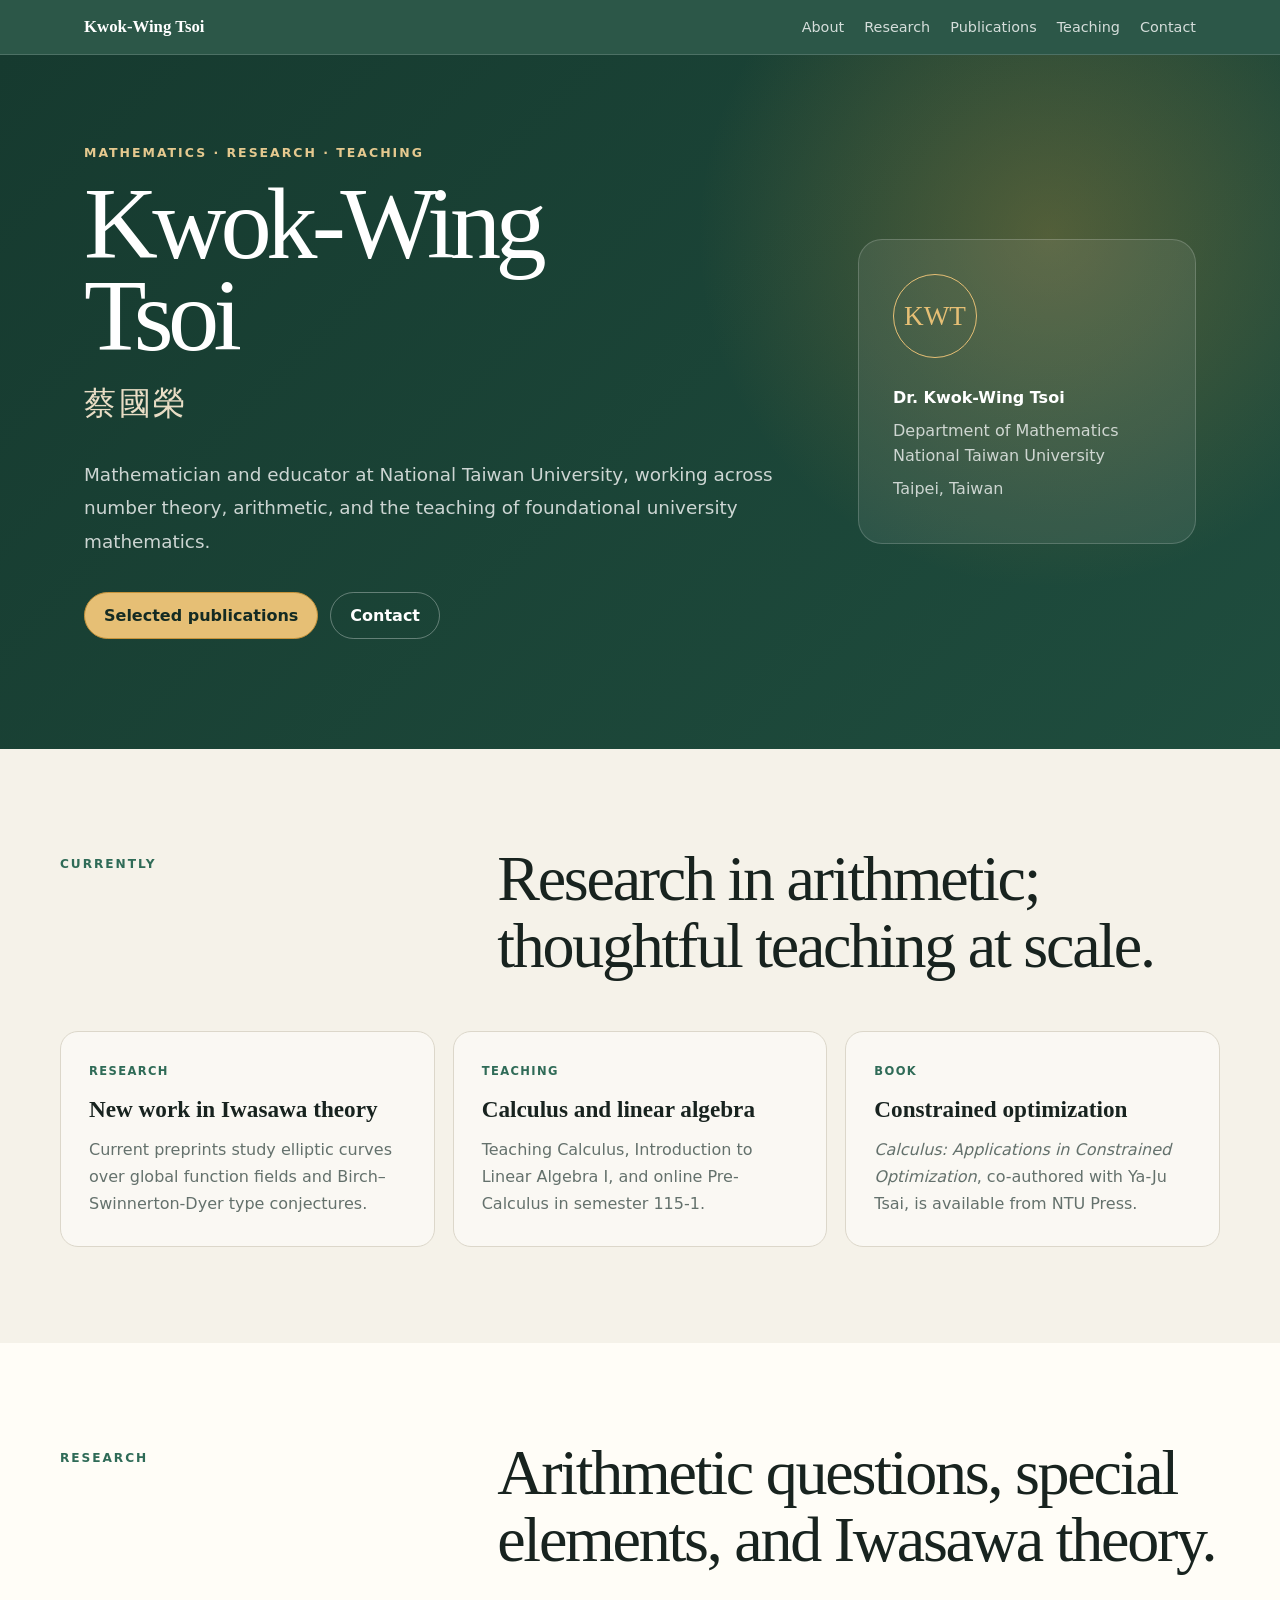
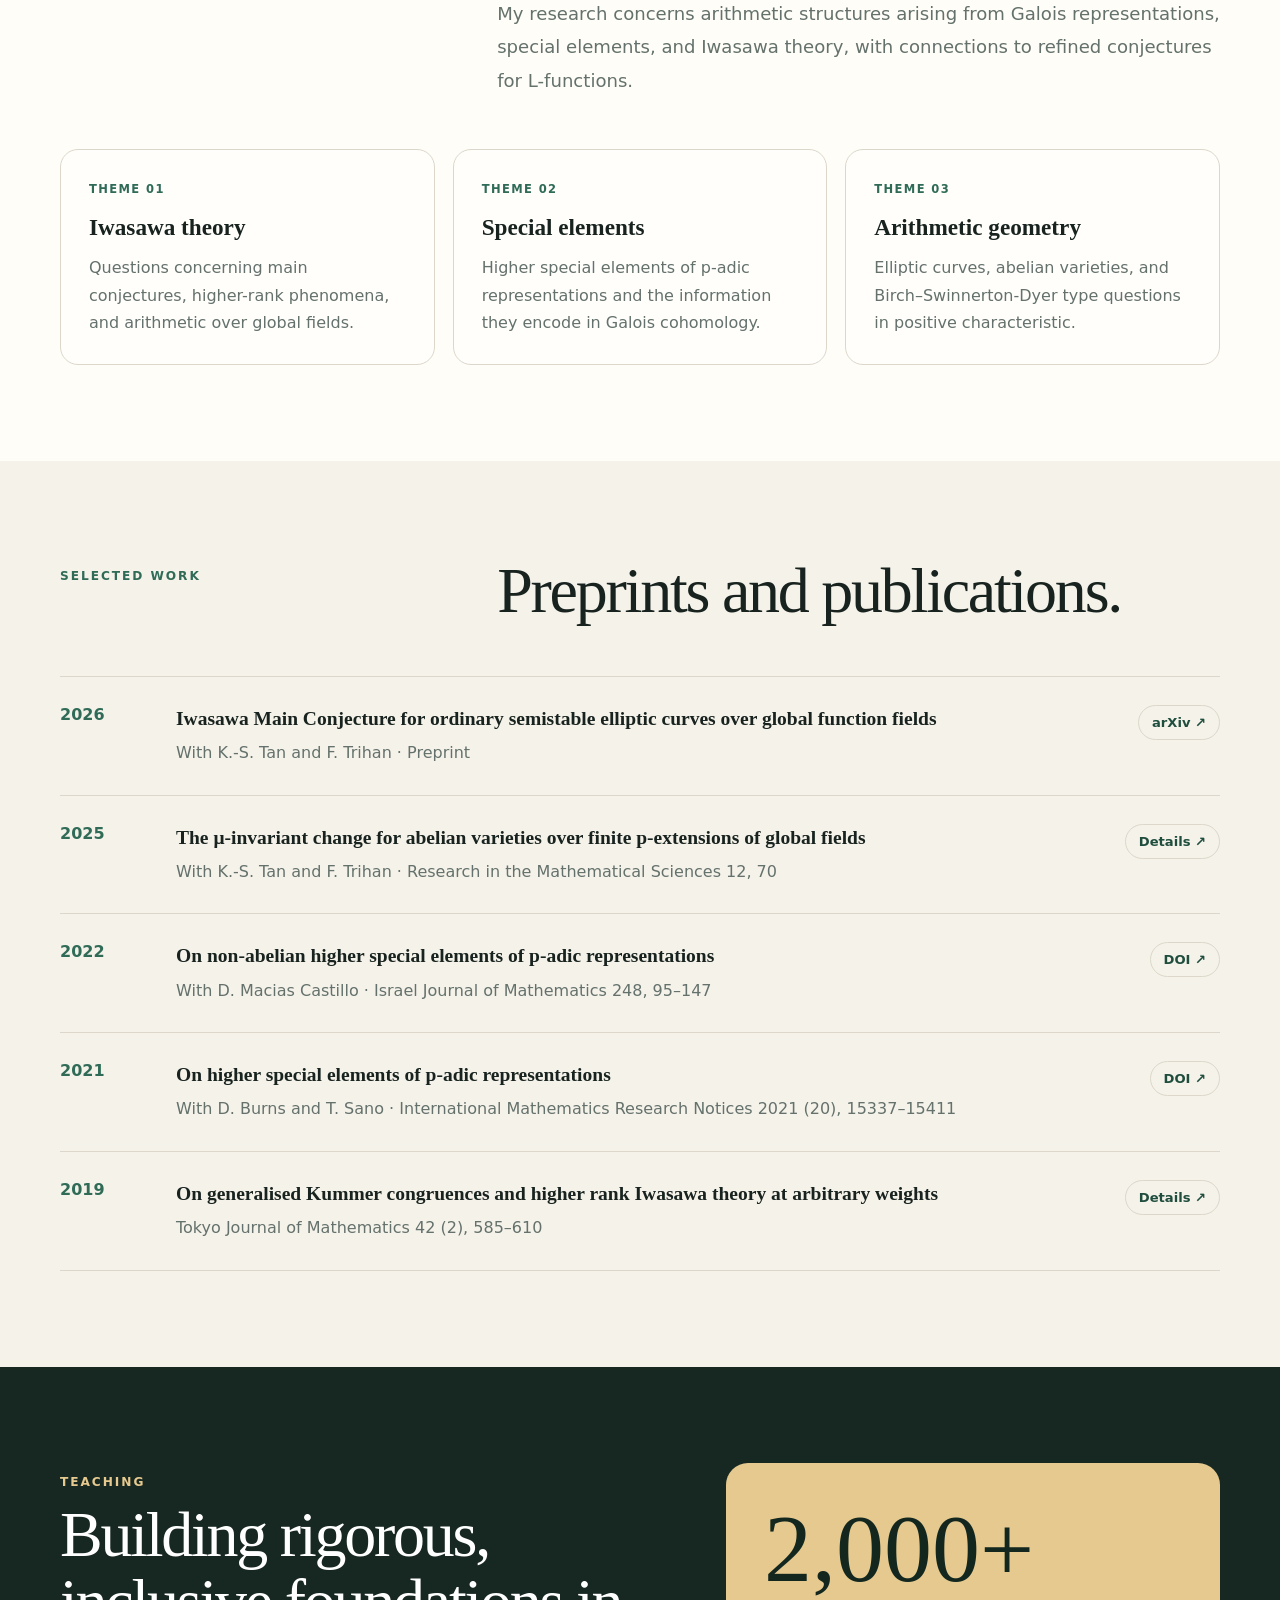
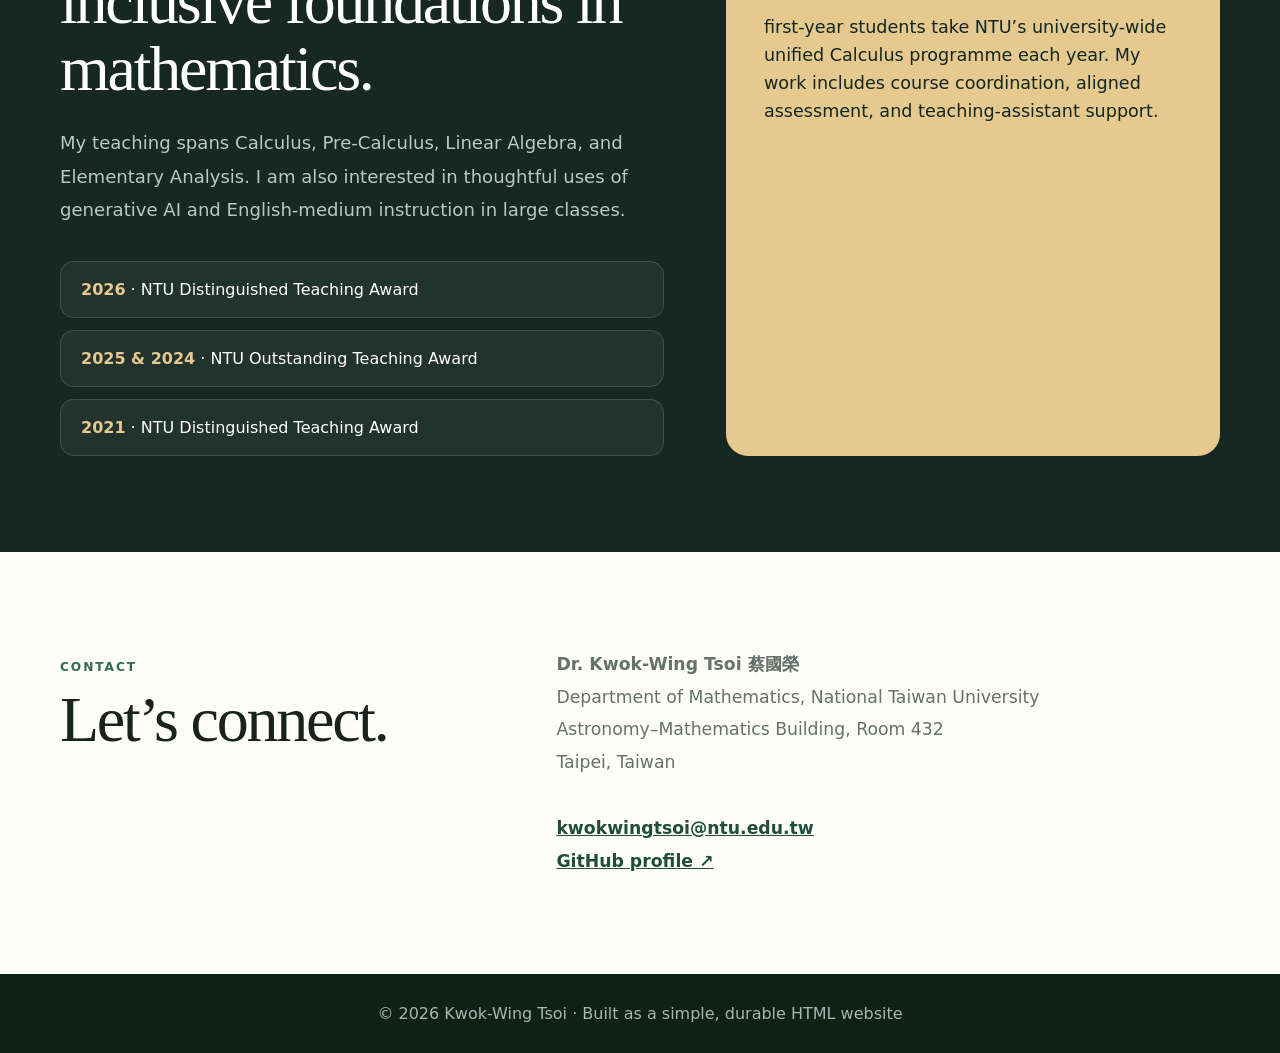
<file: index.html>
<!doctype html>
<html lang="en">
  <head>
    <meta charset="UTF-8" />
    <meta name="viewport" content="width=device-width, initial-scale=1" />
    <meta
      name="description"
      content="Research, teaching, and publications of Dr. Kwok-Wing Tsoi (蔡國榮), Department of Mathematics, National Taiwan University."
    />
    <title>Kwok-Wing Tsoi 蔡國榮 | Mathematics</title>
    <link rel="stylesheet" href="style.css" />
  </head>

  <body>
    <!-- NAVIGATION: The links jump to the named sections below. -->
    <header class="site-header">
      <nav class="nav" aria-label="Main navigation">
        <a class="brand" href="#top">Kwok-Wing Tsoi</a>
        <div class="nav-links">
          <a href="#about">About</a>
          <a href="#research">Research</a>
          <a href="#publications">Publications</a>
          <a href="#teaching">Teaching</a>
          <a href="#contact">Contact</a>
        </div>
      </nav>
    </header>

    <main id="top">
      <!-- ============================================================
           EDIT 1: NAME, MAIN INTRODUCTION, AND AFFILIATION
           ============================================================ -->
      <section class="hero">
        <div class="hero-inner">
          <div>
            <p class="kicker">Mathematics · Research · Teaching</p>
            <h1>Kwok-Wing<br />Tsoi</h1>
            <span class="chinese-name">蔡國榮</span>

            <p class="hero-copy">
              Mathematician and educator at National Taiwan University, working
              across number theory, arithmetic, and the teaching of foundational
              university mathematics.
            </p>

            <div class="actions">
              <a class="button primary" href="#publications">
                Selected publications
              </a>
              <a class="button" href="#contact">Contact</a>
            </div>
          </div>

          <aside class="identity-card" aria-label="Professional information">
            <div class="monogram">KWT</div>
            <p><strong>Dr. Kwok-Wing Tsoi</strong></p>
            <p>
              Department of Mathematics<br />
              National Taiwan University
            </p>
            <p>Taipei, Taiwan</p>
          </aside>
        </div>
      </section>

      <!-- ============================================================
           EDIT 2: THREE CURRENT NEWS CARDS
           ============================================================ -->
      <section class="section" id="about">
        <div class="section-inner">
          <div class="section-head">
            <p class="section-label">Currently</p>
            <h2>Research in arithmetic; thoughtful teaching at scale.</h2>
          </div>

          <div class="news-grid">
            <article class="news-card">
              <span class="card-tag">Research</span>
              <h3>New work in Iwasawa theory</h3>
              <p>
                Current preprints study elliptic curves over global function
                fields and Birch–Swinnerton-Dyer type conjectures.
              </p>
            </article>

            <article class="news-card">
              <span class="card-tag">Teaching</span>
              <h3>Calculus and linear algebra</h3>
              <p>
                Teaching Calculus, Introduction to Linear Algebra I, and online
                Pre-Calculus in semester 115-1.
              </p>
            </article>

            <article class="news-card">
              <span class="card-tag">Book</span>
              <h3>Constrained optimization</h3>
              <p>
                <em>Calculus: Applications in Constrained Optimization</em>,
                co-authored with Ya-Ju Tsai, is available from NTU Press.
              </p>
            </article>
          </div>
        </div>
      </section>

      <!-- ============================================================
           EDIT 3: RESEARCH SUMMARY AND THREE THEMES
           ============================================================ -->
      <section class="section white" id="research">
        <div class="section-inner">
          <div class="section-head">
            <p class="section-label">Research</p>
            <div>
              <h2>Arithmetic questions, special elements, and Iwasawa theory.</h2>
              <p class="lead lead-spaced">
                My research concerns arithmetic structures arising from Galois
                representations, special elements, and Iwasawa theory, with
                connections to refined conjectures for L-functions.
              </p>
            </div>
          </div>

          <div class="research-grid">
            <article class="research-card">
              <span class="card-tag">Theme 01</span>
              <h3>Iwasawa theory</h3>
              <p>
                Questions concerning main conjectures, higher-rank phenomena,
                and arithmetic over global fields.
              </p>
            </article>

            <article class="research-card">
              <span class="card-tag">Theme 02</span>
              <h3>Special elements</h3>
              <p>
                Higher special elements of p-adic representations and the
                information they encode in Galois cohomology.
              </p>
            </article>

            <article class="research-card">
              <span class="card-tag">Theme 03</span>
              <h3>Arithmetic geometry</h3>
              <p>
                Elliptic curves, abelian varieties, and Birch–Swinnerton-Dyer
                type questions in positive characteristic.
              </p>
            </article>
          </div>
        </div>
      </section>

      <!-- ============================================================
           EDIT 4: PUBLICATIONS

           Each paper is one <article> block with:
           - year
           - title
           - authors/journal
           - PDF, DOI, or Details link
           ============================================================ -->
      <section class="section" id="publications">
        <div class="section-inner">
          <div class="section-head">
            <p class="section-label">Selected work</p>
            <h2>Preprints and publications.</h2>
          </div>

          <div class="publication-list">
            <!-- PUBLICATION: Copy this whole block to add another paper. -->
            <article class="publication">
              <span class="year">2026</span>
              <div>
                <h3>
                  Iwasawa Main Conjecture for ordinary semistable elliptic
                  curves over global function fields
                </h3>
                <p>With K.-S. Tan and F. Trihan · Preprint</p>
              </div>
              <a class="paper-link" href="https://arxiv.org/abs/2603.11615">
                arXiv ↗
              </a>
            </article>

            <article class="publication">
              <span class="year">2025</span>
              <div>
                <h3>
                  The μ-invariant change for abelian varieties over finite
                  p-extensions of global fields
                </h3>
                <p>
                  With K.-S. Tan and F. Trihan · Research in the Mathematical
                  Sciences 12, 70
                </p>
              </div>
              <a
                class="paper-link"
                href="https://sites.google.com/site/tsoighaleo/research"
              >
                Details ↗
              </a>
            </article>

            <article class="publication">
              <span class="year">2022</span>
              <div>
                <h3>
                  On non-abelian higher special elements of p-adic
                  representations
                </h3>
                <p>
                  With D. Macias Castillo · Israel Journal of Mathematics 248,
                  95–147
                </p>
              </div>
              <a
                class="paper-link"
                href="https://doi.org/10.1007/s11856-022-2296-4"
              >
                DOI ↗
              </a>
            </article>

            <article class="publication">
              <span class="year">2021</span>
              <div>
                <h3>On higher special elements of p-adic representations</h3>
                <p>
                  With D. Burns and T. Sano · International Mathematics Research
                  Notices 2021 (20), 15337–15411
                </p>
              </div>
              <a
                class="paper-link"
                href="https://doi.org/10.1093/imrn/rnz378"
              >
                DOI ↗
              </a>
            </article>

            <article class="publication">
              <span class="year">2019</span>
              <div>
                <h3>
                  On generalised Kummer congruences and higher rank Iwasawa
                  theory at arbitrary weights
                </h3>
                <p>Tokyo Journal of Mathematics 42 (2), 585–610</p>
              </div>
              <a
                class="paper-link"
                href="https://sites.google.com/site/tsoighaleo/research"
              >
                Details ↗
              </a>
            </article>
          </div>
        </div>
      </section>

      <!-- ============================================================
           EDIT 5: TEACHING SUMMARY, AWARDS, AND STUDENT NUMBER
           ============================================================ -->
      <section class="section dark" id="teaching">
        <div class="section-inner teaching-layout">
          <div>
            <p class="section-label">Teaching</p>
            <h2>Building rigorous, inclusive foundations in mathematics.</h2>
            <p class="lead lead-spaced">
              My teaching spans Calculus, Pre-Calculus, Linear Algebra, and
              Elementary Analysis. I am also interested in thoughtful uses of
              generative AI and English-medium instruction in large classes.
            </p>

            <div class="award-list">
              <div class="award">
                <strong>2026</strong> · NTU Distinguished Teaching Award
              </div>
              <div class="award">
                <strong>2025 & 2024</strong> · NTU Outstanding Teaching Award
              </div>
              <div class="award">
                <strong>2021</strong> · NTU Distinguished Teaching Award
              </div>
            </div>
          </div>

          <aside class="stat">
            <span class="stat-number">2,000+</span>
            <p>
              first-year students take NTU’s university-wide unified Calculus
              programme each year. My work includes course coordination, aligned
              assessment, and teaching-assistant support.
            </p>
          </aside>
        </div>
      </section>

      <!-- ============================================================
           EDIT 6: CONTACT DETAILS
           ============================================================ -->
      <section class="section white" id="contact">
        <div class="section-inner contact">
          <div>
            <p class="section-label">Contact</p>
            <h2>Let’s connect.</h2>
          </div>

          <address>
            <strong>Dr. Kwok-Wing Tsoi 蔡國榮</strong><br />
            Department of Mathematics, National Taiwan University<br />
            Astronomy–Mathematics Building, Room 432<br />
            Taipei, Taiwan<br /><br />
            <a href="mailto:kwokwingtsoi@ntu.edu.tw">
              kwokwingtsoi@ntu.edu.tw
            </a>
            <br />
            <a href="https://github.com/kwokwingtsoi">GitHub profile ↗</a>
          </address>
        </div>
      </section>
    </main>

    <footer>
      © 2026 Kwok-Wing Tsoi · Built as a simple, durable HTML website
    </footer>
  </body>
</html>
</file>
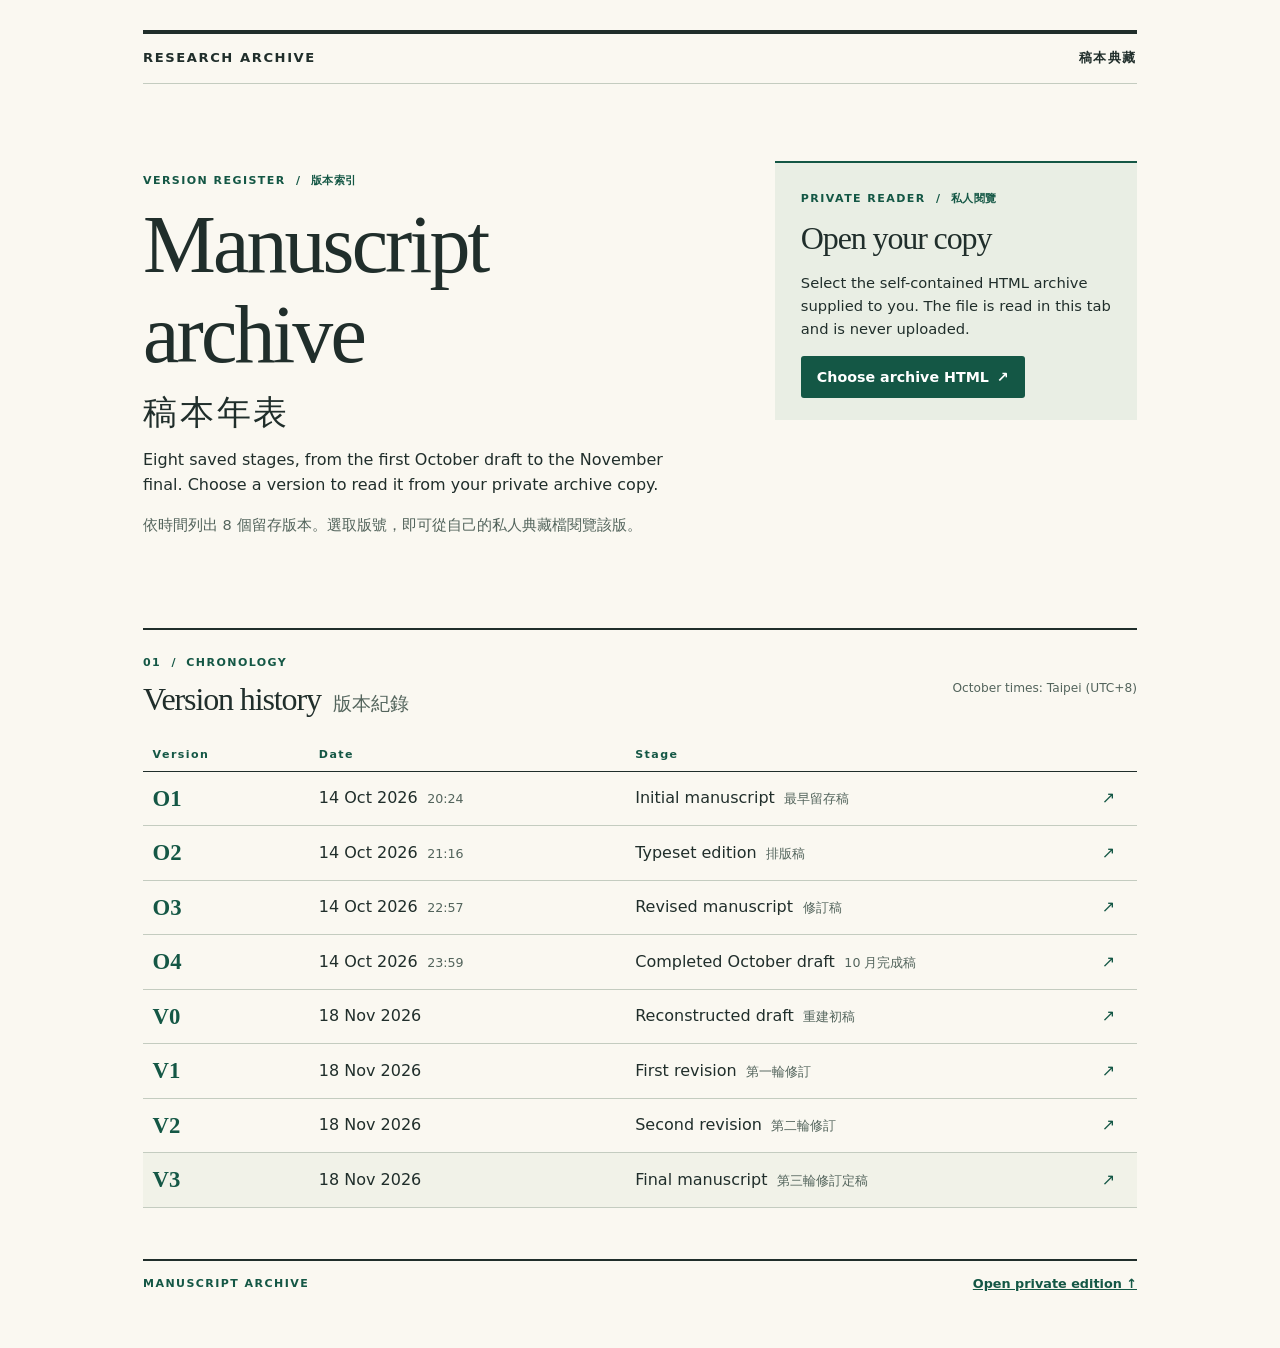
<file: manuscript-archive/index.html>
<!doctype html><html lang="en"><head><meta charset="utf-8"><meta name="viewport" content="width=device-width,initial-scale=1"><meta name="referrer" content="no-referrer"><meta name="color-scheme" content="light"><meta http-equiv="Content-Security-Policy" content="default-src 'none'; script-src 'self' 'unsafe-inline'; style-src 'self' 'unsafe-inline'; img-src data: blob:; frame-src 'self' blob:; connect-src 'none'; object-src 'none'; base-uri 'none'; form-action 'none'"><title>Manuscript archive · Version register</title><link rel="stylesheet" href="./reader.css"><script src="./reader.js" defer></script></head>
<body><main id="register"><header class="mast"><span>RESEARCH ARCHIVE</span><span lang="zh-Hant">稿本典藏</span></header>
<div class="intro"><div><p class="eyebrow">VERSION REGISTER <span>/</span> <span lang="zh-Hant">版本索引</span></p><h1>Manuscript archive<span lang="zh-Hant">稿本年表</span></h1><p>Eight saved stages, from the first October draft to the November final. Choose a version to read it from your private archive copy.</p><p class="sub" lang="zh-Hant">依時間列出 8 個留存版本。選取版號，即可從自己的私人典藏檔閱覽該版。</p></div>
<aside class="reader-card" id="open"><b class="eyebrow">PRIVATE READER <span>/</span> <span lang="zh-Hant">私人閱覽</span></b><h2>Open your copy</h2><p>Select the self-contained HTML archive supplied to you. The file is read in this tab and is never uploaded.</p><label id="pick-label" for="edition">Choose archive HTML <span aria-hidden="true">↗</span></label><input id="edition" type="file" accept=".html,.htm,text/html" aria-label="Choose a private archive HTML file"><span id="message" role="status" aria-live="polite"></span></aside></div>
<section aria-labelledby="dates"><div class="section-head"><div><p class="eyebrow">01 <span>/</span> CHRONOLOGY</p><h2 id="dates">Version history <small lang="zh-Hant">版本紀錄</small></h2></div><span class="zone">October times: Taipei (UTC+8)</span></div>
<div class="grid-head" aria-hidden="true"><span>Version</span><span>Date</span><span>Stage</span><span></span></div>
<div id="entries">
<a data-stage="O1" class="entry" href="#open"><b>O1</b><time datetime="2026-10-14T20:24:00+08:00">14 Oct 2026 <small>20:24</small></time><span>Initial manuscript <small lang="zh-Hant">最早留存稿</small></span><i aria-hidden="true">↗</i></a>
<a data-stage="O2" class="entry" href="#open"><b>O2</b><time datetime="2026-10-14T21:16:00+08:00">14 Oct 2026 <small>21:16</small></time><span>Typeset edition <small lang="zh-Hant">排版稿</small></span><i aria-hidden="true">↗</i></a>
<a data-stage="O3" class="entry" href="#open"><b>O3</b><time datetime="2026-10-14T22:57:00+08:00">14 Oct 2026 <small>22:57</small></time><span>Revised manuscript <small lang="zh-Hant">修訂稿</small></span><i aria-hidden="true">↗</i></a>
<a data-stage="O4" class="entry" href="#open"><b>O4</b><time datetime="2026-10-14T23:59:00+08:00">14 Oct 2026 <small>23:59</small></time><span>Completed October draft <small lang="zh-Hant">10 月完成稿</small></span><i aria-hidden="true">↗</i></a>
<a data-stage="V0" class="entry" href="#open"><b>V0</b><time datetime="2026-11-18">18 Nov 2026</time><span>Reconstructed draft <small lang="zh-Hant">重建初稿</small></span><i aria-hidden="true">↗</i></a>
<a data-stage="V1" class="entry" href="#open"><b>V1</b><time datetime="2026-11-18">18 Nov 2026</time><span>First revision <small lang="zh-Hant">第一輪修訂</small></span><i aria-hidden="true">↗</i></a>
<a data-stage="V2" class="entry" href="#open"><b>V2</b><time datetime="2026-11-18">18 Nov 2026</time><span>Second revision <small lang="zh-Hant">第二輪修訂</small></span><i aria-hidden="true">↗</i></a>
<a data-stage="V3" class="entry latest" href="#open"><b>V3</b><time datetime="2026-11-18">18 Nov 2026</time><span>Final manuscript <small lang="zh-Hant">第三輪修訂定稿</small></span><i aria-hidden="true">↗</i></a>
</div></section><footer><span>MANUSCRIPT ARCHIVE</span><a href="#open">Open private edition ↑</a></footer><noscript>The dates are available without JavaScript. Open your private HTML file directly to read the documents.</noscript></main>
<div id="reading" hidden><div class="bar"><b>Private reading room</b><span id="open-label" aria-live="polite"></span><button id="close" type="button">Return to index <span aria-hidden="true">↩</span></button></div><iframe title="Private manuscript edition from your device" id="private" sandbox="allow-scripts allow-downloads" referrerpolicy="no-referrer"></iframe></div></body></html>
</file>
<file: style.css>
/*
  WEBSITE DESIGN
  Most routine updates do not require editing this file.
  To change the main colours, edit only the values in :root below.
*/

:root {
  --ink: #18231f;
  --muted: #64716c;
  --paper: #f5f2e9;
  --card: #fffdf7;
  --green: #1f4d3e;
  --green-2: #2f6b57;
  --gold: #c6933b;
  --line: #dcd7ca;
  font-family: Inter, ui-sans-serif, system-ui, -apple-system,
    BlinkMacSystemFont, "Segoe UI", sans-serif;
  color: var(--ink);
  background: var(--paper);
}

* { box-sizing: border-box; }
html { scroll-behavior: smooth; }
body { margin: 0; }
a { color: inherit; }

/* Top navigation */
.site-header {
  position: sticky;
  top: 0;
  z-index: 10;
  border-bottom: 1px solid rgb(255 255 255 / 16%);
  color: white;
  background: rgb(31 77 62 / 94%);
  backdrop-filter: blur(12px);
}

.nav {
  display: flex;
  align-items: center;
  justify-content: space-between;
  max-width: 1160px;
  margin: auto;
  padding: 17px 24px;
}

.brand { font-family: Georgia, serif; font-size: 1.05rem; font-weight: 700; text-decoration: none; }
.nav-links { display: flex; flex-wrap: wrap; gap: 20px; }
.nav-links a { color: rgb(255 255 255 / 80%); font-size: .9rem; text-decoration: none; }
.nav-links a:hover, .nav-links a:focus-visible { color: white; }

/* Opening section */
.hero {
  color: white;
  background:
    radial-gradient(circle at 82% 26%, rgb(198 147 59 / 32%), transparent 22rem),
    linear-gradient(135deg, #163a2f, var(--green));
}

.hero-inner {
  display: grid;
  grid-template-columns: minmax(0, 1.35fr) minmax(260px, .65fr);
  gap: 72px;
  align-items: center;
  max-width: 1160px;
  min-height: 620px;
  margin: auto;
  padding: 90px 24px 110px;
}

.kicker { margin: 0 0 18px; color: #e5c98f; font-size: .78rem; font-weight: 800; letter-spacing: .16em; text-transform: uppercase; }
h1, h2, h3 { font-family: Georgia, "Times New Roman", serif; }

h1 {
  margin: 0;
  font-size: clamp(3.4rem, 8vw, 7rem);
  font-weight: 500;
  line-height: .9;
  letter-spacing: -.055em;
}

.chinese-name { display: block; margin-top: 20px; color: #e9ddc5; font-size: clamp(1.4rem, 3vw, 2rem); letter-spacing: .08em; }
.hero-copy { max-width: 690px; margin: 32px 0 0; color: rgb(255 255 255 / 78%); font-size: 1.15rem; line-height: 1.8; }
.actions { display: flex; flex-wrap: wrap; gap: 12px; margin-top: 34px; }

.button {
  display: inline-block;
  padding: 13px 19px;
  border: 1px solid rgb(255 255 255 / 32%);
  border-radius: 999px;
  font-weight: 750;
  text-decoration: none;
}

.button.primary { border-color: var(--gold); color: #142b23; background: #e6bf75; }
.button:hover, .button:focus-visible { transform: translateY(-2px); }

.identity-card { padding: 34px; border: 1px solid rgb(255 255 255 / 18%); border-radius: 24px; background: rgb(255 255 255 / 8%); }
.monogram { display: grid; place-items: center; width: 84px; aspect-ratio: 1; margin-bottom: 28px; border: 1px solid #e6bf75; border-radius: 50%; color: #e6bf75; font-family: Georgia, serif; font-size: 1.7rem; }
.identity-card p { margin: 8px 0; color: rgb(255 255 255 / 75%); line-height: 1.55; }
.identity-card strong { color: white; }

/* Shared content sections */
.section { padding: 96px 24px; }
.section.white { background: var(--card); }
.section.dark { color: white; background: #172721; }
.section-inner { max-width: 1160px; margin: auto; }
.section-head { display: grid; grid-template-columns: .7fr 1.3fr; gap: 48px; margin-bottom: 52px; }
.section-label { color: var(--green-2); font-size: .76rem; font-weight: 850; letter-spacing: .16em; text-transform: uppercase; }
.dark .section-label { color: #e5c98f; }

h2 {
  max-width: 780px;
  margin: 0;
  font-size: clamp(2.3rem, 5vw, 4.4rem);
  font-weight: 500;
  line-height: 1.05;
  letter-spacing: -.035em;
}

.lead { max-width: 760px; margin: 0; color: var(--muted); font-size: 1.13rem; line-height: 1.85; }
.lead-spaced { margin-top: 24px; }

/* News and research cards */
.news-grid, .research-grid { display: grid; grid-template-columns: repeat(3, 1fr); gap: 18px; }
.news-card, .research-card { padding: 28px; border: 1px solid var(--line); border-radius: 18px; background: rgb(255 255 255 / 45%); }
.card-tag { color: var(--green-2); font-size: .72rem; font-weight: 850; letter-spacing: .12em; text-transform: uppercase; }
.news-card h3, .research-card h3 { margin: 16px 0 12px; font-size: 1.45rem; line-height: 1.25; }
.news-card p, .research-card p { margin: 0; color: var(--muted); line-height: 1.7; }

/* Publications */
.publication-list { border-top: 1px solid var(--line); }
.publication { display: grid; grid-template-columns: 90px 1fr auto; gap: 26px; align-items: start; padding: 28px 0; border-bottom: 1px solid var(--line); }
.year { color: var(--green-2); font-weight: 850; }
.publication h3 { margin: 0 0 8px; font-size: 1.22rem; line-height: 1.4; }
.publication p { margin: 0; color: var(--muted); line-height: 1.65; }
.paper-link { padding: 9px 13px; border: 1px solid var(--line); border-radius: 999px; color: var(--green); font-size: .82rem; font-weight: 800; text-decoration: none; }

/* Teaching */
.teaching-layout { display: grid; grid-template-columns: 1.1fr .9fr; gap: 62px; }
.dark .lead { color: #b9c8c1; }
.award-list { display: grid; gap: 12px; margin-top: 34px; }
.award { padding: 18px 20px; border: 1px solid rgb(255 255 255 / 14%); border-radius: 14px; background: rgb(255 255 255 / 5%); }
.award strong { color: #e5c98f; }
.stat { padding: 38px; border-radius: 22px; color: #13271f; background: #e5c98f; }
.stat-number { display: block; font-family: Georgia, serif; font-size: clamp(4rem, 8vw, 6rem); line-height: 1; }
.stat p { margin: 16px 0 0; font-size: 1.1rem; line-height: 1.6; }

/* Contact and footer */
.contact { display: grid; grid-template-columns: .8fr 1.2fr; gap: 54px; align-items: start; }
address { font-style: normal; color: var(--muted); font-size: 1.08rem; line-height: 1.9; }
address a { color: var(--green); font-weight: 750; }
footer { padding: 30px 24px; color: #a8b5af; text-align: center; background: #102019; }

/* Tablet and phone layouts */
@media (max-width: 820px) {
  .hero-inner, .section-head, .teaching-layout, .contact { grid-template-columns: 1fr; }
  .hero-inner { gap: 44px; padding-top: 70px; }
  .news-grid, .research-grid { grid-template-columns: 1fr; }
  .publication { grid-template-columns: 64px 1fr; }
  .paper-link { grid-column: 2; justify-self: start; }
  .nav { align-items: flex-start; }
  .nav-links { justify-content: flex-end; gap: 10px 14px; }
}

@media (max-width: 540px) {
  .nav-links a:nth-child(2), .nav-links a:nth-child(3) { display: none; }
  .section { padding: 72px 20px; }
  .hero-inner { padding-inline: 20px; }
  .identity-card { padding: 26px; }
}
</file>
<file: manuscript-archive/reader.css>
:root{--paper:#faf8f1;--ink:#202e2b;--forest:#145745;--muted:#53645c;--line:#c4ccc0;color-scheme:light}*{box-sizing:border-box}[hidden]{display:none!important}html{scroll-behavior:smooth}body{margin:0;background:var(--paper);color:var(--ink);font:16px/1.55 system-ui,-apple-system,"Noto Sans TC",sans-serif}#register{max-width:1110px;padding:30px clamp(16px,5vw,58px);margin:auto}.mast,footer,.bar,.section-head{display:flex;align-items:center;justify-content:space-between;gap:1rem}.mast{border-top:4px solid var(--ink);border-bottom:1px solid var(--line);padding:.9rem 0;font-size:.82rem;font-weight:650;letter-spacing:.12em}.intro{display:grid;grid-template-columns:1.5fr 1fr;align-items:start;gap:clamp(2rem,7vw,6rem);padding:clamp(2.5rem,6vw,5rem) 0}.eyebrow,footer,.grid-head{font-weight:700;font-size:.69rem;letter-spacing:.13em;color:var(--forest)}.eyebrow span{letter-spacing:.05em}.eyebrow>span:first-child{margin:0 .45em}h1,h2{font:500 2rem/1.1 Georgia,"Times New Roman",serif;margin:.7rem 0 1rem;letter-spacing:-.035em}h1{font-size:clamp(3rem,6.4vw,5.3rem)}h1 span{display:block;font-size:.42em;letter-spacing:.08em;margin-top:.4em}.intro p{max-width:37em}.sub,small,.zone{color:var(--muted)}.sub{font-size:.91rem}.reader-card{border-top:2px solid var(--forest);background:#e9eee4;padding:1.4rem 1.6rem}.reader-card p{font-size:.92rem}label{color:#fff;background:var(--forest);border-radius:3px;display:inline-block;padding:.62rem 1rem;cursor:pointer;font:600 .89rem/1.55 system-ui}label span{margin-left:.2em}#edition{position:absolute;width:1px;height:1px;clip-path:inset(50%);overflow:hidden}.reader-card:focus-within label,a:focus-visible,button:focus-visible{outline:3px solid #b57a45;outline-offset:3px}#message{display:block;color:var(--forest);font-size:.84rem}#message:not(:empty){margin-top:.7rem}.section-head{border-top:2px solid var(--ink);padding:.85rem 0 .35rem}.section-head h2 small{font:500 .6em system-ui;letter-spacing:0;margin-left:.35rem}.zone{font-size:.76rem}.grid-head,.entry{display:grid;grid-template-columns:1fr 2fr 3fr 1.6rem;align-items:center;gap:1rem}.grid-head{border-bottom:1px solid var(--ink);padding:.45rem .6rem}.entry{color:inherit;text-decoration:none;border-bottom:1px solid var(--line);padding:.86rem .6rem}.entry:hover{background:#e9eee4}.entry b{font:600 1.42rem Georgia,serif;color:var(--forest)}.entry time{font-variant-numeric:tabular-nums}.entry small{font-size:.79rem;margin-left:.35em}.latest{background:#f1f2e8}.entry i{font-style:normal;color:var(--forest)}footer{border-top:2px solid var(--ink);margin:3.2rem 0 .7rem;padding:.8rem 0}footer a,.bar button{color:var(--forest);font:600 .8rem/1.6 system-ui;letter-spacing:0}#reading{display:flex;flex-direction:column;height:100vh;height:100dvh}.bar{padding:.45rem 1.2rem;flex-wrap:wrap;background:#e9eee4;border-bottom:1px solid var(--line);font-size:.84rem}.bar b{font:600 1.1rem Georgia,serif}.bar button{cursor:pointer;background:transparent;border:1px solid var(--forest);border-radius:3px;padding:.3rem .75rem}.bar span{color:var(--muted)}iframe{border:0;flex:1;width:100%;min-height:0}@media(max-width:690px){.intro{grid-template-columns:1fr;gap:1.2rem}.section-head{align-items:flex-start;flex-wrap:wrap;gap:0;padding-bottom:.65rem}.grid-head,.entry{grid-template-columns:.6fr 1.6fr 2fr .75rem;gap:.42rem}.entry time,.entry>span{font-size:.9rem}.entry small{display:block;margin-left:0}.reader-card{padding:1.15rem}.zone{display:block}.bar{gap:.3rem .6rem}.bar button{margin-left:auto}}
</file>
